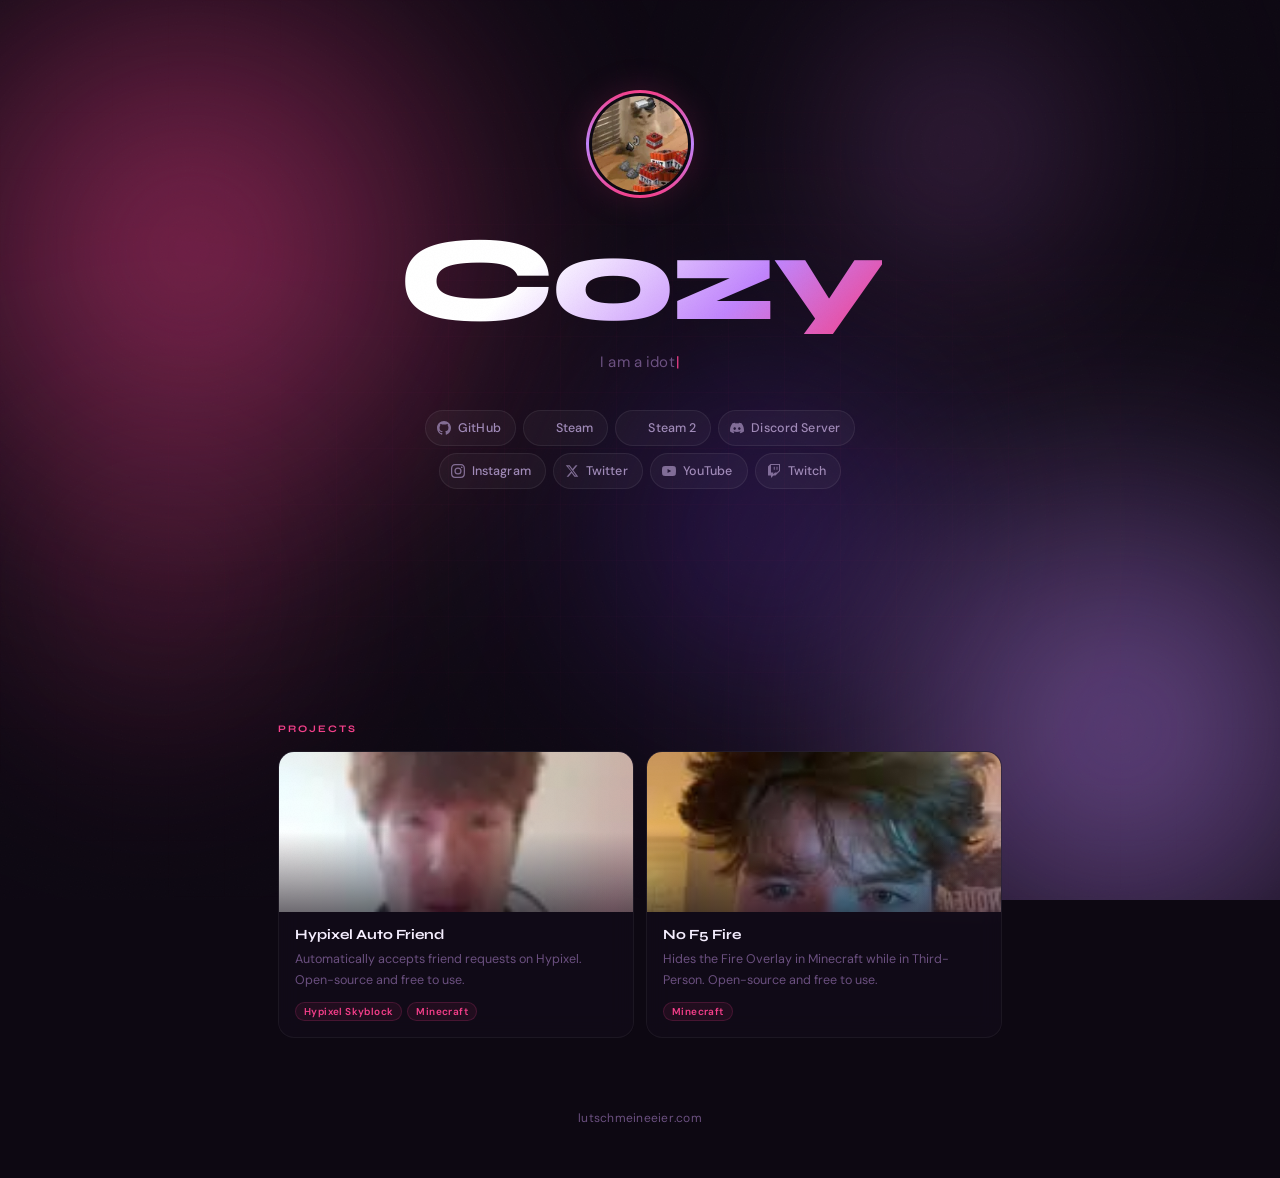
<file: index.html>
<!doctype html>
<html lang="en">
<head>
  <meta charset="UTF-8" />
  <meta name="viewport" content="width=device-width, initial-scale=1.0" />
  <title>Cozy</title>
  <meta name="description" content="Cozy Bio" />
  <meta property="og:type"        content="website" />
  <meta property="og:url"         content="https://lutschmeineeier.com/" />
  <meta property="og:title"       content="Lutschmeineeier.com" />
  <meta property="og:description" content="Cozy Bio" />
  <meta property="og:image"       content="https://lutschmeineeier.com/img/pfp.png" />
  <link rel="preconnect" href="https://fonts.googleapis.com" />
  <link rel="preconnect" href="https://fonts.gstatic.com" crossorigin />
  <link href="https://fonts.googleapis.com/css2?family=Syne:wght@400;500;600;700;800&family=DM+Sans:ital,opsz,wght@0,9..40,300;0,9..40,400;0,9..40,500;1,9..40,300&display=swap" rel="stylesheet" />
  <link rel="stylesheet" href="css/style.css" />
</head>
<body>
  <!-- Aurora -->
  <div class="aurora">
    <div class="aurora-blob"></div>
    <div class="aurora-blob"></div>
    <div class="aurora-blob"></div>
    <div class="aurora-blob"></div>
    <div class="aurora-blob"></div>
  </div>
  <!-- Mesh grid -->
  <div class="mesh"></div>
  <!-- Toast -->
  <div class="toast" id="toast">Copied!</div>

  <div class="wrap">
    <!-- Hero -->
    <section class="hero">
      <div class="avatar-shell">
        <div class="avatar-glow"></div>
        <div class="avatar" data-a id="s-initial"></div>
      </div>
      <h1 class="name" data-a id="s-name"></h1>
      <p class="bio" data-a id="s-bio"></p>
      <div class="socials" data-a id="s-socials"></div>
    </section>

    <!-- Discord Card -->
    <div class="dc" id="dc">
      <div class="dc-left">
        <div class="dc-avwrap">
          <img class="dc-av" id="dc-av" alt="avatar" />
          <span class="dc-dot offline" id="dc-dot"></span>
        </div>
        <div class="dc-info">
          <div class="dc-nameline">
            <span class="dc-name" id="dc-name"></span>
          </div>
          <div class="dc-sub">
            <span class="dc-handle" id="dc-handle"></span>
          </div>
        </div>
      </div>
      <span class="dc-clan" id="dc-clan">
        <img class="dc-clan-badge" id="dc-clan-badge" alt="" />
        <span id="dc-clan-tag"></span>
      </span>
    </div>

    <div class="dc-activity-bar" id="dc-activity-bar">
      <div id="dc-activity"></div>
    </div>

    <!-- Projects -->
    <p class="section-title" data-a>projects</p>
    <div class="grid" id="s-grid"></div>

    <footer data-a id="s-footer"></footer>
  </div>

  <script src="js/icons.js"></script>
  <script src="js/config.js"></script>
  <script src="js/render.js"></script>
  <script src="js/lanyard.js"></script>
  <script src="js/main.js"></script>
</body>
</html>
</file>
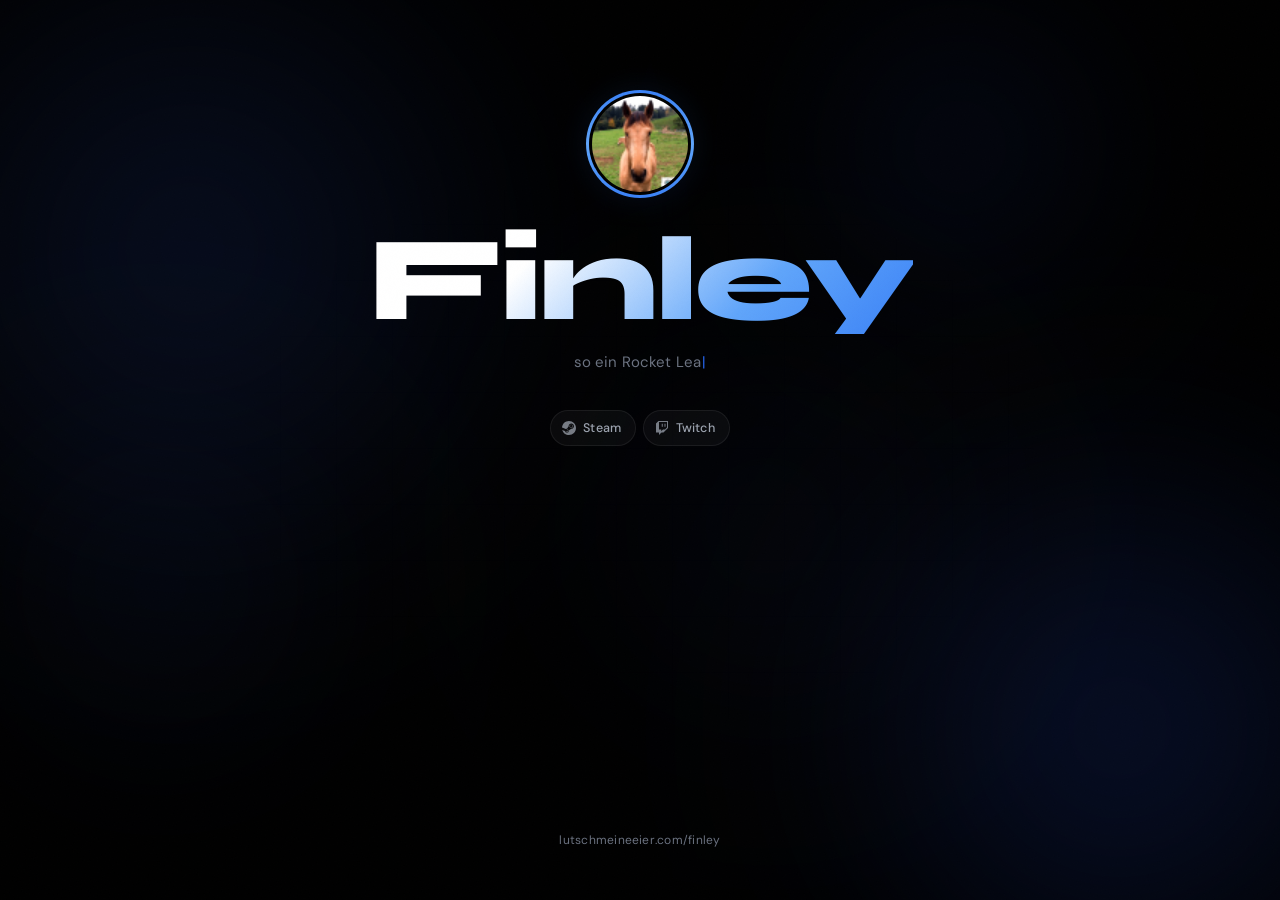
<file: finley/index.html>
<!doctype html>
<html lang="en">
<head>
  <meta charset="UTF-8" />
  <meta name="viewport" content="width=device-width, initial-scale=1.0" />
  <title>Finley</title>
  <meta name="description" content="Finley Bio" />
  <meta property="og:type"        content="website" />
  <meta property="og:url"         content="https://lutschmeineeier.com/finley/" />
  <meta property="og:title"       content="Finley" />
  <meta property="og:description" content="Finley Bio" />
  <meta property="og:image"       content="https://lutschmeineeier.com/finley/img/pfp.png" />
  <link rel="preconnect" href="https://fonts.googleapis.com" />
  <link rel="preconnect" href="https://fonts.gstatic.com" crossorigin />
  <link href="https://fonts.googleapis.com/css2?family=Syne:wght@400;500;600;700;800&family=DM+Sans:ital,opsz,wght@0,9..40,300;0,9..40,400;0,9..40,500;1,9..40,300&display=swap" rel="stylesheet" />
  <link rel="stylesheet" href="css/style.css" />
</head>
<body>
  <!-- Aurora -->
  <div class="aurora">
    <div class="aurora-blob"></div>
    <div class="aurora-blob"></div>
    <div class="aurora-blob"></div>
    <div class="aurora-blob"></div>
    <div class="aurora-blob"></div>
  </div>
  <!-- Mesh grid -->
  <div class="mesh"></div>
  <!-- Toast -->
  <div class="toast" id="toast">Copied!</div>

  <div class="wrap">
    <!-- Hero -->
    <section class="hero">
      <div class="avatar-shell">
        <div class="avatar-glow"></div>
        <div class="avatar" data-a id="s-initial"></div>
      </div>
      <h1 class="name" data-a id="s-name"></h1>
      <p class="bio" data-a id="s-bio"></p>
      <div class="socials" data-a id="s-socials"></div>
    </section>

    <!-- Discord Card -->
    <div class="dc" id="dc">
      <div class="dc-left">
        <div class="dc-avwrap">
          <img class="dc-av" id="dc-av" alt="avatar" />
          <span class="dc-dot offline" id="dc-dot"></span>
        </div>
        <div class="dc-info">
          <div class="dc-nameline">
            <span class="dc-name" id="dc-name"></span>
          </div>
          <div class="dc-sub">
            <span class="dc-handle" id="dc-handle"></span>
          </div>
        </div>
      </div>
      <span class="dc-clan" id="dc-clan">
        <img class="dc-clan-badge" id="dc-clan-badge" alt="" />
        <span id="dc-clan-tag"></span>
      </span>
    </div>

    <div class="dc-activity-bar" id="dc-activity-bar">
      <div id="dc-activity"></div>
    </div>

    <footer data-a id="s-footer"></footer>
  </div>

  <script src="js/icons.js"></script>
  <script src="js/config.js"></script>
  <script src="js/render.js"></script>
  <script src="js/lanyard.js"></script>
  <script src="js/main.js"></script>
</body>
</html>
</file>
<file: css/style.css>
/* ── TOKENS ── */
:root {
  --bg:       #0d0812;
  --card:     #150e1c;
  --card2:    #1a1124;
  --border:   rgba(244,63,138,0.10);
  --border2:  rgba(255,255,255,0.05);
  --pink:     #f43f8a;
  --lavender: #c084fc;
  --white:    #f5eeff;
  --muted:    #6b5080;
  --text:     #a08ab8;
}

*, *::before, *::after { box-sizing: border-box; margin: 0; padding: 0; }
html { scroll-behavior: smooth; }

body {
  background: var(--bg);
  color: var(--text);
  font-family: "DM Sans", sans-serif;
  min-height: 100vh;
  overflow-x: hidden;
}

/* ── GRAIN ── */
body::after {
  content: "";
  position: fixed;
  inset: 0;
  background-image: url("data:image/svg+xml,%3Csvg xmlns='http://www.w3.org/2000/svg' width='200' height='200'%3E%3Cfilter id='n'%3E%3CfeTurbulence type='fractalNoise' baseFrequency='0.75' numOctaves='4' stitchTiles='stitch'/%3E%3C/filter%3E%3Crect width='200' height='200' filter='url(%23n)' opacity='0.04'/%3E%3C/svg%3E");
  pointer-events: none;
  z-index: 9998;
  opacity: 0.5;
}

/* ── AURORA BLOBS ── */
.aurora {
  position: fixed;
  inset: 0;
  z-index: 0;
  pointer-events: none;
  overflow: hidden;
}

.aurora-blob {
  position: absolute;
  border-radius: 50%;
  filter: blur(80px);
  opacity: 0.55;
  mix-blend-mode: screen;
  will-change: transform;
}

.aurora-blob:nth-child(1) {
  width: 60vw; height: 60vw;
  background: radial-gradient(circle, #f43f8a 0%, transparent 70%);
  top: -15%; left: -15%;
  animation: drift1 18s ease-in-out infinite alternate;
}
.aurora-blob:nth-child(2) {
  width: 55vw; height: 55vw;
  background: radial-gradient(circle, #c084fc 0%, transparent 70%);
  bottom: -20%; right: -15%;
  animation: drift2 22s ease-in-out infinite alternate;
}
.aurora-blob:nth-child(3) {
  width: 40vw; height: 40vw;
  background: radial-gradient(circle, #7c3aed 0%, transparent 70%);
  top: 30%; left: 40%;
  opacity: 0.3;
  animation: drift3 26s ease-in-out infinite alternate;
}
.aurora-blob:nth-child(4) {
  width: 35vw; height: 35vw;
  background: radial-gradient(circle, #f43f8a 0%, transparent 70%);
  bottom: 10%; left: -5%;
  opacity: 0.2;
  animation: drift4 20s ease-in-out infinite alternate;
}
.aurora-blob:nth-child(5) {
  width: 30vw; height: 30vw;
  background: radial-gradient(circle, #e879f9 0%, transparent 70%);
  top: -5%; right: 10%;
  opacity: 0.25;
  animation: drift1 15s ease-in-out infinite alternate-reverse;
}

@keyframes drift1 {
  from { transform: translate(0, 0) scale(1); }
  to   { transform: translate(8vw, 10vh) scale(1.12); }
}
@keyframes drift2 {
  from { transform: translate(0, 0) scale(1); }
  to   { transform: translate(-10vw, -8vh) scale(1.08); }
}
@keyframes drift3 {
  from { transform: translate(0, 0) scale(1); }
  to   { transform: translate(-6vw, 12vh) scale(0.9); }
}
@keyframes drift4 {
  from { transform: translate(0, 0) scale(1); }
  to   { transform: translate(12vw, -6vh) scale(1.15); }
}

/* ── MESH GRID ── */
body .mesh {
  position: fixed;
  inset: 0;
  z-index: 0;
  pointer-events: none;
  background-image:
    linear-gradient(rgba(244,63,138,0.04) 1px, transparent 1px),
    linear-gradient(90deg, rgba(244,63,138,0.04) 1px, transparent 1px);
  background-size: 56px 56px;
  mask-image: radial-gradient(ellipse 70% 70% at 50% 50%, black 20%, transparent 100%);
  -webkit-mask-image: radial-gradient(ellipse 70% 70% at 50% 50%, black 20%, transparent 100%);
  opacity: 0.6;
}

/* ── LAYOUT ── */
.wrap {
  position: relative;
  z-index: 1;
  max-width: 780px;
  margin: 0 auto;
  padding: 0 28px;
}

/* ── HERO ── */
.hero {
  padding: 90px 0 60px;
  text-align: center;
  display: flex;
  flex-direction: column;
  align-items: center;
}

/* ── AVATAR ── */
.avatar-shell {
  position: relative;
  width: 108px;
  height: 108px;
  margin-bottom: 28px;
}

.avatar-glow {
  position: absolute;
  inset: -18px;
  border-radius: 50%;
  background: radial-gradient(circle, rgba(244,63,138,0.30) 0%, transparent 70%);
  filter: blur(12px);
  animation: pulse-glow 4s ease-in-out infinite;
}

@keyframes pulse-glow {
  0%, 100% { opacity: 0.6; transform: scale(1); }
  50%       { opacity: 1;   transform: scale(1.12); }
}

@property --ring-angle {
  syntax: '<angle>';
  inherits: false;
  initial-value: 0deg;
}

.avatar {
  position: relative;
  width: 108px;
  height: 108px;
  border-radius: 50%;
  display: flex;
  align-items: center;
  justify-content: center;
  font-size: 40px;
  font-weight: 800;
  color: var(--pink);
  padding: 3px;
  background:
    linear-gradient(var(--bg), var(--bg)) padding-box,
    linear-gradient(var(--ring-angle, 0deg), #f43f8a, #c084fc, #f43f8a) border-box;
  border: 3px solid transparent;
  animation: bob 5s ease-in-out infinite, ring-spin 3s linear infinite;
  cursor: pointer;
}

@keyframes ring-spin { to { --ring-angle: 360deg; } }
@keyframes bob {
  0%, 100% { transform: translateY(0); }
  50%       { transform: translateY(-6px); }
}

@keyframes avatar-pop {
  0%   { transform: scale(1); }
  40%  { transform: scale(1.18) rotate(-6deg); }
  70%  { transform: scale(0.94) rotate(4deg); }
  100% { transform: scale(1) rotate(0deg); }
}
.avatar.popping { animation: avatar-pop 0.4s ease, ring-spin 3s linear infinite !important; }

/* ── NAME ── */
.name {
  font-family: "Syne", sans-serif;
  font-size: clamp(72px, 18vw, 120px);
  font-weight: 800;
  letter-spacing: -4px;
  color: var(--white);
  line-height: 0.9;
  margin-bottom: 18px;
  background: linear-gradient(135deg, #fff 30%, var(--lavender) 70%, var(--pink) 100%);
  -webkit-background-clip: text;
  -webkit-text-fill-color: transparent;
  background-clip: text;
}

.bio {
  font-size: 15px;
  color: var(--muted);
  margin-bottom: 36px;
  letter-spacing: 0.01em;
  min-height: 22px;
}

/* ── SOCIALS ── */
.socials {
  display: flex;
  justify-content: center;
  gap: 7px;
  flex-wrap: wrap;
  max-width: 480px;
}

.tooltip-wrap { position: relative; display: inline-flex; }

.social {
  display: flex;
  align-items: center;
  gap: 7px;
  padding: 0 14px 0 11px;
  height: 36px;
  border-radius: 100px;
  background: rgba(255,255,255,0.035);
  border: 1px solid rgba(255,255,255,0.07);
  color: var(--text);
  text-decoration: none;
  font-size: 12.5px;
  font-weight: 500;
  letter-spacing: 0.01em;
  white-space: nowrap;
  transition: background 0.18s, border-color 0.18s, color 0.18s, transform 0.18s, box-shadow 0.18s;
  position: relative;
  overflow: hidden;
}

.social::before {
  content: '';
  position: absolute;
  inset: 0;
  background: linear-gradient(135deg, rgba(244,63,138,0.12), rgba(192,132,252,0.08));
  opacity: 0;
  transition: opacity 0.2s;
}

.social:hover {
  border-color: rgba(244,63,138,0.28);
  color: var(--white);
  transform: translateY(-2px);
  box-shadow: 0 6px 20px rgba(244,63,138,0.12);
}
.social:hover::before { opacity: 1; }

.social svg {
  width: 14px;
  height: 14px;
  fill: currentColor;
  flex-shrink: 0;
  position: relative;
  z-index: 1;
  opacity: 0.75;
  transition: opacity 0.18s;
}
.social:hover svg { opacity: 1; }
.social span { position: relative; z-index: 1; }

.tooltip { display: none; }
.tooltip-wrap { display: inline-flex; }

/* ── DISCORD CARD ── */
.dc {
  position: relative;
  display: flex;
  align-items: center;
  justify-content: space-between;
  gap: 16px;
  background: rgba(18,11,26,0.65);
  backdrop-filter: blur(20px);
  -webkit-backdrop-filter: blur(20px);
  border: 1px solid rgba(244,63,138,0.12);
  border-radius: 20px;
  padding: 18px 20px;
  margin: 28px 0 0;
  opacity: 0;
  transition: opacity 0.4s ease;
  overflow: hidden;
}

/* gradient top line */
.dc::before {
  content: '';
  position: absolute;
  top: 0; left: 0; right: 0;
  height: 1px;
  background: linear-gradient(90deg, transparent, rgba(244,63,138,0.6), rgba(192,132,252,0.6), transparent);
}

.dc.ready { opacity: 1; }

.dc-left { display: flex; align-items: center; gap: 14px; min-width: 0; }
.dc-avwrap { position: relative; flex-shrink: 0; }

.dc-av {
  width: 52px; height: 52px;
  border-radius: 50%;
  display: block;
  background: var(--card);
  border: 2px solid rgba(244,63,138,0.2);
}

.dc-dot {
  position: absolute;
  bottom: 1px; right: 1px;
  width: 13px; height: 13px;
  border-radius: 50%;
  border: 2.5px solid #0d0812;
  background: var(--muted);
  transition: background 0.3s;
}
.dc-dot.online  { background: #23a55a; box-shadow: 0 0 6px rgba(35,165,90,0.5); }
.dc-dot.idle    { background: #f0b232; }
.dc-dot.dnd     { background: #f23f43; }
.dc-dot.offline { background: #545458; }

.dc-info { min-width: 0; }
.dc-nameline { display: flex; align-items: center; gap: 7px; margin-bottom: 3px; }
.dc-name { font-family: "Syne", sans-serif; font-size: 15px; font-weight: 700; color: var(--white); white-space: nowrap; }

.dc-clan {
  display: none;
  align-items: center;
  gap: 6px;
  font-size: 11.5px;
  font-weight: 700;
  color: var(--pink);
  background: rgba(244,63,138,0.08);
  border: 1px solid rgba(244,63,138,0.18);
  border-radius: 100px;
  padding: 3px 10px 3px 7px;
  white-space: nowrap;
}
.dc-clan-badge { width: 16px; height: 16px; object-fit: contain; display: block; }

.dc-sub { display: flex; align-items: center; gap: 5px; min-width: 0; }
.dc-handle { font-size: 12px; color: var(--muted); white-space: nowrap; flex-shrink: 0; }

/* ── DISCORD ACTIVITY ── */
.dc-activity-bar {
  display: none;
  flex-direction: column;
  background: rgba(18,11,26,0.55);
  backdrop-filter: blur(16px);
  -webkit-backdrop-filter: blur(16px);
  border: 1px solid rgba(244,63,138,0.10);
  border-radius: 16px;
  margin-top: 6px;
  overflow: hidden;
}
.dc-activity-bar.visible { display: flex; }

.dc-act-row {
  display: flex;
  align-items: center;
  gap: 14px;
  padding: 13px 20px;
  min-width: 0;
}
.dc-act-row + .dc-act-row { border-top: 1px solid rgba(255,255,255,0.04); }

.dc-spot { display: flex; align-items: center; gap: 12px; width: 100%; }
.dc-art { width: 44px; height: 44px; border-radius: 8px; object-fit: cover; flex-shrink: 0; box-shadow: 0 4px 12px rgba(0,0,0,0.4); }
.dc-track { display: flex; flex-direction: column; gap: 2px; flex: 1; min-width: 0; }
.dc-song { font-size: 13px; font-weight: 600; color: var(--white); white-space: nowrap; overflow: hidden; text-overflow: ellipsis; }
.dc-artist { font-size: 12px; color: var(--muted); white-space: nowrap; overflow: hidden; text-overflow: ellipsis; }
.dc-game { font-size: 13px; color: var(--text); }
.dc-spot-icon { width: 16px; height: 16px; fill: #1db954; flex-shrink: 0; }

.dc-custom { display: flex; align-items: center; gap: 8px; width: 100%; min-width: 0; }
.dc-custom-text { font-size: 13px; color: var(--text); white-space: nowrap; overflow: hidden; text-overflow: ellipsis; }

.dc-rich { display: flex; align-items: center; gap: 14px; flex: 1; min-width: 0; }
.dc-rich-art-wrap { position: relative; flex-shrink: 0; }
.dc-rich-art { width: 50px; height: 50px; border-radius: 10px; object-fit: cover; display: block; background: var(--card); box-shadow: 0 4px 14px rgba(0,0,0,0.45); }
.dc-rich-small { position: absolute; bottom: -4px; right: -4px; width: 18px; height: 18px; border-radius: 50%; border: 2px solid #0d0812; object-fit: cover; }
.dc-rich-info { display: flex; flex-direction: column; gap: 3px; flex: 1; min-width: 0; }
.dc-rich-label { font-size: 9.5px; font-weight: 700; letter-spacing: 0.12em; text-transform: uppercase; color: var(--pink); opacity: 0.85; }
.dc-rich-name { font-size: 13px; font-weight: 600; color: var(--white); white-space: nowrap; overflow: hidden; text-overflow: ellipsis; }
.dc-rich-detail, .dc-rich-state { font-size: 12px; color: var(--muted); white-space: nowrap; overflow: hidden; text-overflow: ellipsis; }
.dc-rich-time { font-size: 11px; color: var(--muted); font-variant-numeric: tabular-nums; margin-top: 1px; }

/* ── PROJECTS ── */
.section-title {
  font-family: "Syne", sans-serif;
  font-size: 10px;
  font-weight: 700;
  letter-spacing: 0.20em;
  text-transform: uppercase;
  color: var(--pink);
  margin: 56px 0 16px;
  opacity: 0.7;
}

.grid {
  display: grid;
  grid-template-columns: repeat(2, 1fr);
  gap: 12px;
  margin-bottom: 72px;
}

@media (max-width: 520px) { .grid { grid-template-columns: 1fr; } }

.card {
  background: rgba(21,14,28,0.55);
  backdrop-filter: blur(12px);
  -webkit-backdrop-filter: blur(12px);
  border: 1px solid var(--border2);
  border-radius: 16px;
  overflow: hidden;
  text-decoration: none;
  color: inherit;
  display: flex;
  flex-direction: column;
  transition: border-color 0.22s, transform 0.22s, box-shadow 0.22s;
}

.card:hover {
  border-color: rgba(244,63,138,0.25);
  transform: translateY(-4px);
  box-shadow: 0 16px 40px rgba(0,0,0,0.5), 0 0 0 1px rgba(244,63,138,0.08);
}

.thumb { position: relative; height: 160px; overflow: hidden; flex-shrink: 0; }
.thumb-bg { position: absolute; inset: 0; }
.thumb-emoji { position: absolute; inset: 0; display: flex; align-items: center; justify-content: center; font-size: 44px; }

.thumb img {
  position: absolute; inset: 0;
  width: 100%; height: 100%;
  object-fit: cover; display: block; z-index: 1;
}

.thumb::after {
  content: '';
  position: absolute; inset: 0;
  background: linear-gradient(to bottom, transparent 50%, rgba(13,8,18,0.6) 100%);
  z-index: 2;
}

/* Shimmer on hover */
.thumb::before {
  content: '';
  position: absolute; inset: 0;
  background: linear-gradient(105deg, transparent 40%, rgba(244,63,138,0.10) 50%, transparent 60%);
  background-size: 200% 100%;
  background-position: 200% 0;
  transition: background-position 0.55s ease;
  z-index: 3;
}
.card:hover .thumb::before { background-position: -200% 0; }

.card-body { padding: 14px 16px 16px; display: flex; flex-direction: column; gap: 6px; flex: 1; }
.card-name { font-family: "Syne", sans-serif; font-size: 14px; font-weight: 700; color: var(--white); }
.card-desc { font-size: 12.5px; color: var(--muted); line-height: 1.65; }

.tags { display: flex; flex-wrap: wrap; gap: 5px; margin-top: 6px; }
.tag {
  font-size: 10px;
  font-weight: 600;
  letter-spacing: 0.04em;
  padding: 2px 8px;
  border-radius: 100px;
  background: rgba(244,63,138,0.07);
  border: 1px solid rgba(244,63,138,0.18);
  color: var(--pink);
}

/* ── TOAST ── */
.toast {
  position: fixed;
  bottom: 32px; left: 50%;
  transform: translateX(-50%) translateY(8px);
  background: #1e1429;
  border: 1px solid rgba(244,63,138,0.2);
  color: var(--white);
  font-size: 13px; font-weight: 500;
  padding: 8px 18px;
  border-radius: 12px;
  opacity: 0;
  pointer-events: none;
  transition: opacity 0.2s ease, transform 0.2s ease;
  z-index: 9997;
}
.toast.show { opacity: 1; transform: translateX(-50%) translateY(0); }


/* ── FOOTER ── */
footer { text-align: center; padding-bottom: 52px; font-size: 12px; color: var(--muted); letter-spacing: 0.02em; }

/* ── ENTRANCE ANIMATION ── */
[data-a] { opacity: 0; transform: translateY(16px); }

@keyframes blink {
  0%, 100% { opacity: 1; }
  50%       { opacity: 0; }
}

/* ── DC BADGE ── */
.dc-badge { width: 18px; height: 18px; object-fit: contain; flex-shrink: 0; }
</file>
<file: finley/css/style.css>
/* ── TOKENS ── */
:root {
  --bg:       #000000;
  --card:     #0a0a0a;
  --card2:    #121212;
  --border:   rgba(59,130,246,0.08);
  --border2:  rgba(255,255,255,0.03);
  --pink:     #2563eb;
  --lavender: #3b82f6;
  --white:    #ffffff;
  --muted:    #6b7280;
  --text:     #9ca3af;
}

*, *::before, *::after { box-sizing: border-box; margin: 0; padding: 0; }
html { scroll-behavior: smooth; }

body {
  background: var(--bg);
  color: var(--text);
  font-family: "DM Sans", sans-serif;
  min-height: 100vh;
  overflow-x: hidden;
  display: flex;
  flex-direction: column;
}

/* ── GRAIN ── */
body::after {
  content: "";
  position: fixed;
  inset: 0;
  background-image: url("data:image/svg+xml,%3Csvg xmlns='http://www.w3.org/2000/svg' width='200' height='200'%3E%3Cfilter id='n'%3E%3CfeTurbulence type='fractalNoise' baseFrequency='0.75' numOctaves='4' stitchTiles='stitch'/%3E%3C/filter%3E%3Crect width='200' height='200' filter='url(%23n)' opacity='0.04'/%3E%3C/svg%3E");
  pointer-events: none;
  z-index: 9998;
  opacity: 0.25;
}

/* ── AURORA BLOBS ── */
.aurora {
  position: fixed;
  inset: 0;
  z-index: 0;
  pointer-events: none;
  overflow: hidden;
}

.aurora-blob {
  position: absolute;
  border-radius: 50%;
  filter: blur(80px);
  opacity: 0.25;
  mix-blend-mode: screen;
  will-change: transform;
}

.aurora-blob:nth-child(1) {
  width: 60vw; height: 60vw;
  background: radial-gradient(circle, #1e3a8a 0%, transparent 70%);
  top: -15%; left: -15%;
  animation: drift1 18s ease-in-out infinite alternate;
}
.aurora-blob:nth-child(2) {
  width: 55vw; height: 55vw;
  background: radial-gradient(circle, #1e40af 0%, transparent 70%);
  bottom: -20%; right: -15%;
  animation: drift2 22s ease-in-out infinite alternate;
}
.aurora-blob:nth-child(3) {
  width: 40vw; height: 40vw;
  background: radial-gradient(circle, #172554 0%, transparent 70%);
  top: 30%; left: 40%;
  opacity: 0.15;
  animation: drift3 26s ease-in-out infinite alternate;
}
.aurora-blob:nth-child(4) {
  width: 35vw; height: 35vw;
  background: radial-gradient(circle, #1e3a8a 0%, transparent 70%);
  bottom: 10%; left: -5%;
  opacity: 0.12;
  animation: drift4 20s ease-in-out infinite alternate;
}
.aurora-blob:nth-child(5) {
  width: 30vw; height: 30vw;
  background: radial-gradient(circle, #1e40af 0%, transparent 70%);
  top: -5%; right: 10%;
  opacity: 0.15;
  animation: drift1 15s ease-in-out infinite alternate-reverse;
}

@keyframes drift1 {
  from { transform: translate(0, 0) scale(1); }
  to   { transform: translate(8vw, 10vh) scale(1.12); }
}
@keyframes drift2 {
  from { transform: translate(0, 0) scale(1); }
  to   { transform: translate(-10vw, -8vh) scale(1.08); }
}
@keyframes drift3 {
  from { transform: translate(0, 0) scale(1); }
  to   { transform: translate(-6vw, 12vh) scale(0.9); }
}
@keyframes drift4 {
  from { transform: translate(0, 0) scale(1); }
  to   { transform: translate(12vw, -6vh) scale(1.15); }
}

/* ── MESH GRID ── */
body .mesh {
  position: fixed;
  inset: 0;
  z-index: 0;
  pointer-events: none;
  background-image:
    linear-gradient(rgba(59,130,246,0.02) 1px, transparent 1px),
    linear-gradient(90deg, rgba(59,130,246,0.02) 1px, transparent 1px);
  background-size: 56px 56px;
  mask-image: radial-gradient(ellipse 70% 70% at 50% 50%, black 20%, transparent 100%);
  -webkit-mask-image: radial-gradient(ellipse 70% 70% at 50% 50%, black 20%, transparent 100%);
  opacity: 0.3;
}

/* ── LAYOUT ── */
.wrap {
  position: relative;
  z-index: 1;
  max-width: 780px;
  margin: 0 auto;
  padding: 0 28px;
  flex: 1;
  display: flex;
  flex-direction: column;
}

/* ── HERO ── */
.hero {
  padding: 90px 0 60px;
  text-align: center;
  display: flex;
  flex-direction: column;
  align-items: center;
}

/* ── AVATAR ── */
.avatar-shell {
  position: relative;
  width: 108px;
  height: 108px;
  margin-bottom: 28px;
}

.avatar-glow {
  position: absolute;
  inset: -18px;
  border-radius: 50%;
  background: radial-gradient(circle, rgba(59,130,246,0.20) 0%, transparent 70%);
  filter: blur(12px);
  animation: pulse-glow 4s ease-in-out infinite;
}

@keyframes pulse-glow {
  0%, 100% { opacity: 0.6; transform: scale(1); }
  50%       { opacity: 1;   transform: scale(1.12); }
}

@property --ring-angle {
  syntax: '<angle>';
  inherits: false;
  initial-value: 0deg;
}

.avatar {
  position: relative;
  width: 108px;
  height: 108px;
  border-radius: 50%;
  display: flex;
  align-items: center;
  justify-content: center;
  font-size: 40px;
  font-weight: 800;
  color: var(--pink);
  padding: 3px;
  background:
    linear-gradient(var(--bg), var(--bg)) padding-box,
    linear-gradient(var(--ring-angle, 0deg), #3b82f6, #60a5fa, #3b82f6) border-box;
  border: 3px solid transparent;
  animation: bob 5s ease-in-out infinite, ring-spin 3s linear infinite;
  cursor: pointer;
}

@keyframes ring-spin { to { --ring-angle: 360deg; } }
@keyframes bob {
  0%, 100% { transform: translateY(0); }
  50%       { transform: translateY(-6px); }
}

@keyframes avatar-pop {
  0%   { transform: scale(1); }
  40%  { transform: scale(1.18) rotate(-6deg); }
  70%  { transform: scale(0.94) rotate(4deg); }
  100% { transform: scale(1) rotate(0deg); }
}
.avatar.popping { animation: avatar-pop 0.4s ease, ring-spin 3s linear infinite !important; }

/* ── NAME ── */
.name {
  font-family: "Syne", sans-serif;
  font-size: clamp(72px, 18vw, 120px);
  font-weight: 800;
  letter-spacing: -4px;
  color: var(--white);
  line-height: 0.9;
  margin-bottom: 18px;
  background: linear-gradient(135deg, #fff 30%, #60a5fa 70%, #3b82f6 100%);
  -webkit-background-clip: text;
  -webkit-text-fill-color: transparent;
  background-clip: text;
}

.bio {
  font-size: 15px;
  color: var(--muted);
  margin-bottom: 36px;
  letter-spacing: 0.01em;
  min-height: 22px;
}

/* ── SOCIALS ── */
.socials {
  display: flex;
  justify-content: center;
  gap: 7px;
  flex-wrap: wrap;
  max-width: 480px;
}

.tooltip-wrap { position: relative; display: inline-flex; }

.social {
  display: flex;
  align-items: center;
  gap: 7px;
  padding: 0 14px 0 11px;
  height: 36px;
  border-radius: 100px;
  background: rgba(255,255,255,0.035);
  border: 1px solid rgba(255,255,255,0.07);
  color: var(--text);
  text-decoration: none;
  font-size: 12.5px;
  font-weight: 500;
  letter-spacing: 0.01em;
  white-space: nowrap;
  transition: background 0.18s, border-color 0.18s, color 0.18s, transform 0.18s, box-shadow 0.18s;
  position: relative;
  overflow: hidden;
}

.social::before {
  content: '';
  position: absolute;
  inset: 0;
  background: linear-gradient(135deg, rgba(59,130,246,0.12), rgba(96,165,250,0.08));
  opacity: 0;
  transition: opacity 0.2s;
}

.social:hover {
  border-color: rgba(59,130,246,0.28);
  color: var(--white);
  transform: translateY(-2px);
  box-shadow: 0 6px 20px rgba(59,130,246,0.12);
}
.social:hover::before { opacity: 1; }

.social svg {
  width: 14px;
  height: 14px;
  fill: currentColor;
  flex-shrink: 0;
  position: relative;
  z-index: 1;
  opacity: 0.75;
  transition: opacity 0.18s;
}
.social:hover svg { opacity: 1; }
.social span { position: relative; z-index: 1; }

.tooltip { display: none; }
.tooltip-wrap { display: inline-flex; }

/* ── DISCORD CARD ── */
.dc {
  position: relative;
  display: flex;
  align-items: center;
  justify-content: space-between;
  gap: 16px;
  background: rgba(10,10,10,0.75);
  backdrop-filter: blur(20px);
  -webkit-backdrop-filter: blur(20px);
  border: 1px solid rgba(59,130,246,0.15);
  border-radius: 20px;
  padding: 18px 20px;
  margin: 28px 0 0;
  opacity: 0;
  transition: opacity 0.4s ease;
  overflow: hidden;
}

/* gradient top line */
.dc::before {
  content: '';
  position: absolute;
  top: 0; left: 0; right: 0;
  height: 1px;
  background: linear-gradient(90deg, transparent, rgba(59,130,246,0.6), rgba(96,165,250,0.6), transparent);
}

.dc.ready { opacity: 1; }

.dc-left { display: flex; align-items: center; gap: 14px; min-width: 0; }
.dc-avwrap { position: relative; flex-shrink: 0; }

.dc-av {
  width: 52px; height: 52px;
  border-radius: 50%;
  display: block;
  background: var(--card);
  border: 2px solid rgba(59,130,246,0.2);
}

.dc-dot {
  position: absolute;
  bottom: 1px; right: 1px;
  width: 13px; height: 13px;
  border-radius: 50%;
  border: 2.5px solid #000000;
  background: var(--muted);
  transition: background 0.3s;
}
.dc-dot.online  { background: #23a55a; box-shadow: 0 0 6px rgba(35,165,90,0.5); }
.dc-dot.idle    { background: #f0b232; }
.dc-dot.dnd     { background: #f23f43; }
.dc-dot.offline { background: #545458; }

.dc-info { min-width: 0; }
.dc-nameline { display: flex; align-items: center; gap: 7px; margin-bottom: 3px; }
.dc-name { font-family: "Syne", sans-serif; font-size: 15px; font-weight: 700; color: var(--white); white-space: nowrap; }

.dc-clan {
  display: none;
  align-items: center;
  gap: 6px;
  font-size: 11.5px;
  font-weight: 700;
  color: var(--pink);
  background: rgba(59,130,246,0.08);
  border: 1px solid rgba(59,130,246,0.18);
  border-radius: 100px;
  padding: 3px 10px 3px 7px;
  white-space: nowrap;
}
.dc-clan-badge { width: 16px; height: 16px; object-fit: contain; display: block; }

.dc-sub { display: flex; align-items: center; gap: 5px; min-width: 0; }
.dc-handle { font-size: 12px; color: var(--muted); white-space: nowrap; flex-shrink: 0; }

/* ── DISCORD ACTIVITY ── */
.dc-activity-bar {
  display: none;
  flex-direction: column;
  background: rgba(10,10,10,0.65);
  backdrop-filter: blur(16px);
  -webkit-backdrop-filter: blur(16px);
  border: 1px solid rgba(59,130,246,0.12);
  border-radius: 16px;
  margin-top: 6px;
  overflow: hidden;
}
.dc-activity-bar.visible { display: flex; }

.dc-act-row {
  display: flex;
  align-items: center;
  gap: 14px;
  padding: 13px 20px;
  min-width: 0;
}
.dc-act-row + .dc-act-row { border-top: 1px solid rgba(255,255,255,0.04); }

.dc-spot { display: flex; align-items: center; gap: 12px; width: 100%; }
.dc-art { width: 44px; height: 44px; border-radius: 8px; object-fit: cover; flex-shrink: 0; box-shadow: 0 4px 12px rgba(0,0,0,0.4); }
.dc-track { display: flex; flex-direction: column; gap: 2px; flex: 1; min-width: 0; }
.dc-song { font-size: 13px; font-weight: 600; color: var(--white); white-space: nowrap; overflow: hidden; text-overflow: ellipsis; }
.dc-artist { font-size: 12px; color: var(--muted); white-space: nowrap; overflow: hidden; text-overflow: ellipsis; }
.dc-game { font-size: 13px; color: var(--text); }
.dc-spot-icon { width: 16px; height: 16px; fill: #1db954; flex-shrink: 0; }

.dc-custom { display: flex; align-items: center; gap: 8px; width: 100%; min-width: 0; }
.dc-custom-text { font-size: 13px; color: var(--text); white-space: nowrap; overflow: hidden; text-overflow: ellipsis; }

.dc-rich { display: flex; align-items: center; gap: 14px; flex: 1; min-width: 0; }
.dc-rich-art-wrap { position: relative; flex-shrink: 0; }
.dc-rich-art { width: 50px; height: 50px; border-radius: 10px; object-fit: cover; display: block; background: var(--card); box-shadow: 0 4px 14px rgba(0,0,0,0.45); }
.dc-rich-small { position: absolute; bottom: -4px; right: -4px; width: 18px; height: 18px; border-radius: 50%; border: 2px solid #000000; object-fit: cover; }
.dc-rich-info { display: flex; flex-direction: column; gap: 3px; flex: 1; min-width: 0; }
.dc-rich-label { font-size: 9.5px; font-weight: 700; letter-spacing: 0.12em; text-transform: uppercase; color: var(--pink); opacity: 0.85; }
.dc-rich-name { font-size: 13px; font-weight: 600; color: var(--white); white-space: nowrap; overflow: hidden; text-overflow: ellipsis; }
.dc-rich-detail, .dc-rich-state { font-size: 12px; color: var(--muted); white-space: nowrap; overflow: hidden; text-overflow: ellipsis; }
.dc-rich-time { font-size: 11px; color: var(--muted); font-variant-numeric: tabular-nums; margin-top: 1px; }

/* ── PROJECTS ── */
.section-title {
  font-family: "Syne", sans-serif;
  font-size: 10px;
  font-weight: 700;
  letter-spacing: 0.20em;
  text-transform: uppercase;
  color: var(--pink);
  margin: 56px 0 16px;
  opacity: 0.7;
}

.grid {
  display: grid;
  grid-template-columns: repeat(2, 1fr);
  gap: 12px;
  margin-bottom: 72px;
}

@media (max-width: 520px) { .grid { grid-template-columns: 1fr; } }

.card {
  background: rgba(10,10,10,0.65);
  backdrop-filter: blur(12px);
  -webkit-backdrop-filter: blur(12px);
  border: 1px solid var(--border2);
  border-radius: 16px;
  overflow: hidden;
  text-decoration: none;
  color: inherit;
  display: flex;
  flex-direction: column;
  transition: border-color 0.22s, transform 0.22s, box-shadow 0.22s;
}

.card:hover {
  border-color: rgba(59,130,246,0.25);
  transform: translateY(-4px);
  box-shadow: 0 16px 40px rgba(0,0,0,0.5), 0 0 0 1px rgba(59,130,246,0.08);
}

.thumb { position: relative; height: 160px; overflow: hidden; flex-shrink: 0; }
.thumb-bg { position: absolute; inset: 0; }
.thumb-emoji { position: absolute; inset: 0; display: flex; align-items: center; justify-content: center; font-size: 44px; }

.thumb img {
  position: absolute; inset: 0;
  width: 100%; height: 100%;
  object-fit: cover; display: block; z-index: 1;
}

.thumb::after {
  content: '';
  position: absolute; inset: 0;
  background: linear-gradient(to bottom, transparent 50%, rgba(0,0,0,0.6) 100%);
  z-index: 2;
}

/* Shimmer on hover */
.thumb::before {
  content: '';
  position: absolute; inset: 0;
  background: linear-gradient(105deg, transparent 40%, rgba(59,130,246,0.10) 50%, transparent 60%);
  background-size: 200% 100%;
  background-position: 200% 0;
  transition: background-position 0.55s ease;
  z-index: 3;
}
.card:hover .thumb::before { background-position: -200% 0; }

.card-body { padding: 14px 16px 16px; display: flex; flex-direction: column; gap: 6px; flex: 1; }
.card-name { font-family: "Syne", sans-serif; font-size: 14px; font-weight: 700; color: var(--white); }
.card-desc { font-size: 12.5px; color: var(--muted); line-height: 1.65; }

.tags { display: flex; flex-wrap: wrap; gap: 5px; margin-top: 6px; }
.tag {
  font-size: 10px;
  font-weight: 600;
  letter-spacing: 0.04em;
  padding: 2px 8px;
  border-radius: 100px;
  background: rgba(59,130,246,0.07);
  border: 1px solid rgba(59,130,246,0.18);
  color: var(--pink);
}

/* ── TOAST ── */
.toast {
  position: fixed;
  bottom: 32px; left: 50%;
  transform: translateX(-50%) translateY(8px);
  background: #0a1220;
  border: 1px solid rgba(59,130,246,0.2);
  color: var(--white);
  font-size: 13px; font-weight: 500;
  padding: 8px 18px;
  border-radius: 12px;
  opacity: 0;
  pointer-events: none;
  transition: opacity 0.2s ease, transform 0.2s ease;
  z-index: 9997;
}
.toast.show { opacity: 1; transform: translateX(-50%) translateY(0); }


/* ── FOOTER ── */
footer {
  text-align: center;
  padding: 32px 0 52px;
  font-size: 12px;
  color: var(--muted);
  letter-spacing: 0.02em;
  margin-top: auto;
}

/* ── ENTRANCE ANIMATION ── */
[data-a] { opacity: 0; transform: translateY(16px); }

@keyframes blink {
  0%, 100% { opacity: 1; }
  50%       { opacity: 0; }
}

/* ── DC BADGE ── */
.dc-badge { width: 18px; height: 18px; object-fit: contain; flex-shrink: 0; }
</file>
